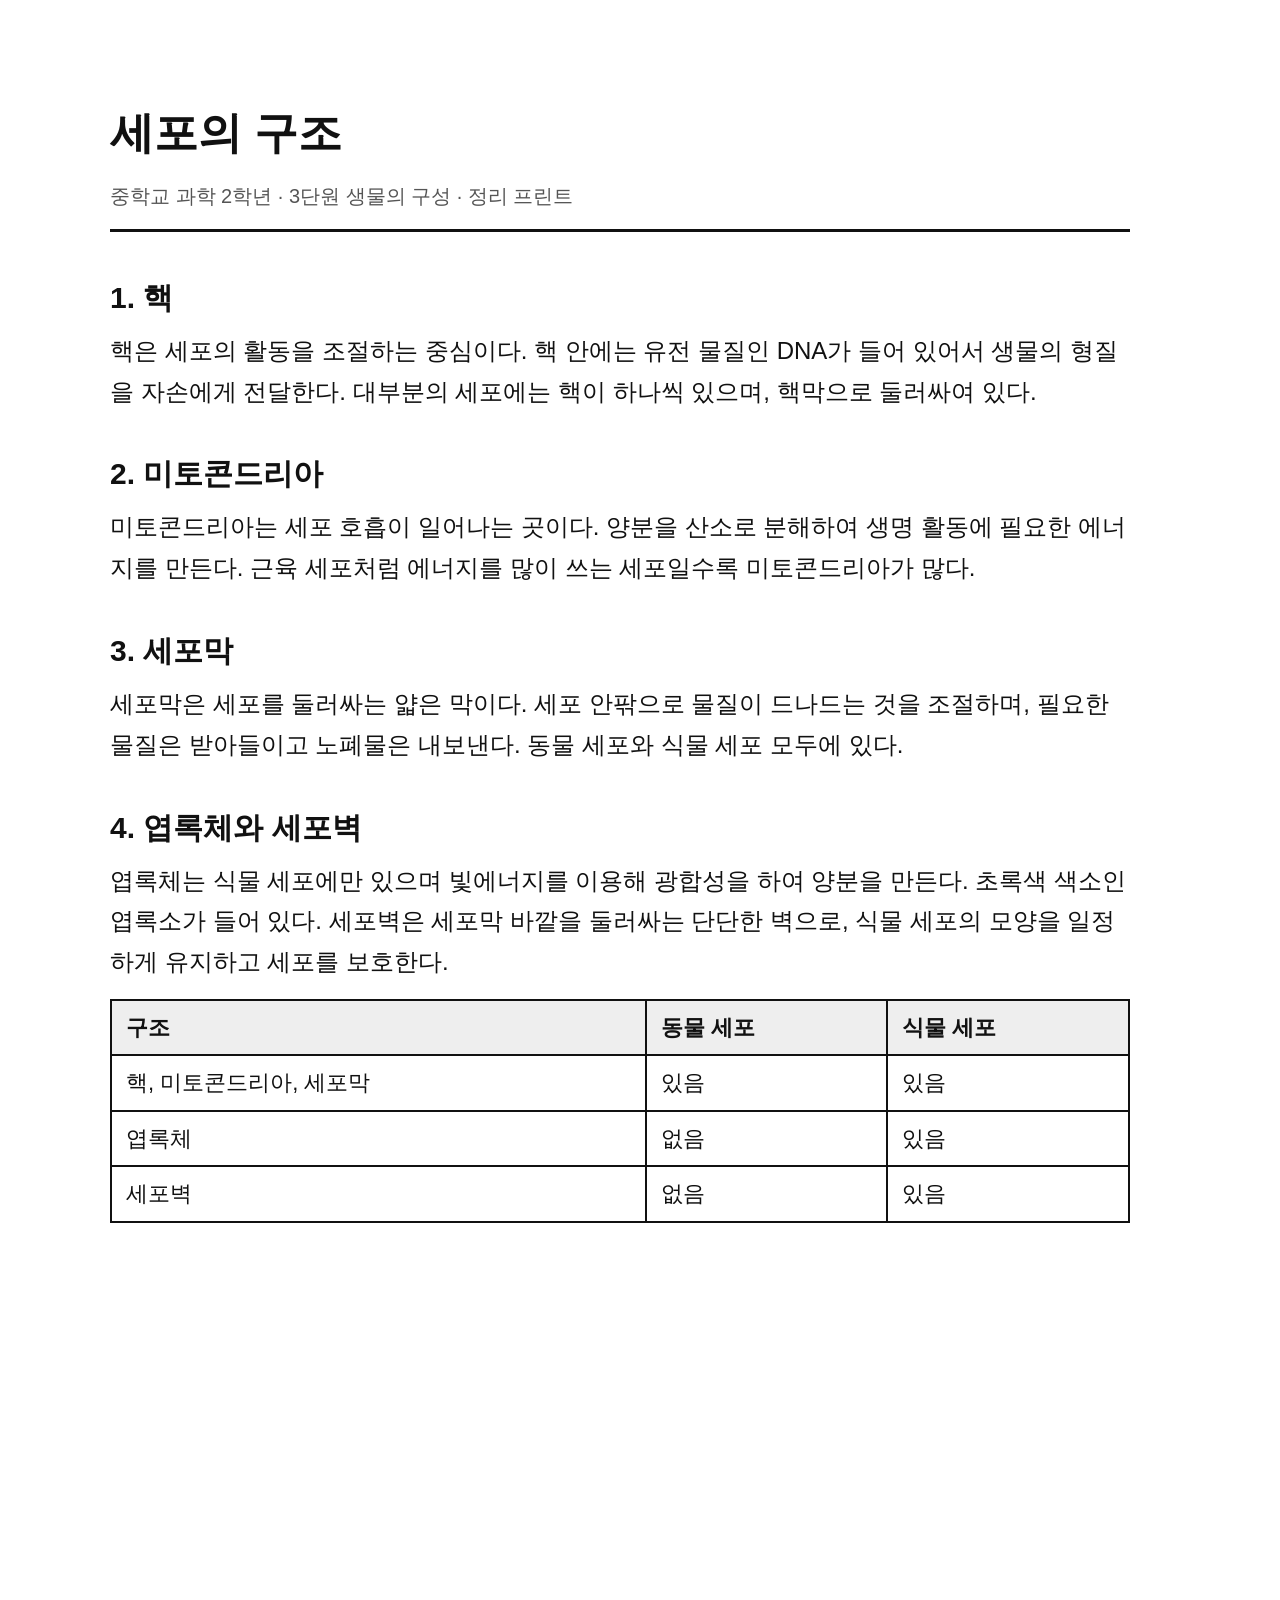
<file: tests/fixtures/handout.html>
<!doctype html>
<html lang="ko">
<head>
<meta charset="utf-8">
<title>세포의 구조</title>
<style>
  body { margin: 0; background: #fff; color: #111; font: 24px/1.7 "Malgun Gothic", "맑은 고딕", sans-serif; }
  .page { width: 1240px; min-height: 1754px; padding: 96px 110px; box-sizing: border-box; }
  h1 { margin: 0 0 8px; font-size: 44px; }
  .meta { margin: 0 0 40px; color: #555; font-size: 20px; border-bottom: 3px solid #111; padding-bottom: 16px; }
  h2 { margin: 36px 0 8px; font-size: 30px; }
  p { margin: 0; }
  table { margin-top: 16px; border-collapse: collapse; width: 100%; font-size: 22px; }
  th, td { border: 2px solid #111; padding: 8px 14px; text-align: left; }
  th { background: #eee; }
</style>
</head>
<body>
<div class="page">
  <h1>세포의 구조</h1>
  <p class="meta">중학교 과학 2학년 · 3단원 생물의 구성 · 정리 프린트</p>

  <h2>1. 핵</h2>
  <p>핵은 세포의 활동을 조절하는 중심이다. 핵 안에는 유전 물질인 DNA가 들어 있어서 생물의 형질을 자손에게 전달한다. 대부분의 세포에는 핵이 하나씩 있으며, 핵막으로 둘러싸여 있다.</p>

  <h2>2. 미토콘드리아</h2>
  <p>미토콘드리아는 세포 호흡이 일어나는 곳이다. 양분을 산소로 분해하여 생명 활동에 필요한 에너지를 만든다. 근육 세포처럼 에너지를 많이 쓰는 세포일수록 미토콘드리아가 많다.</p>

  <h2>3. 세포막</h2>
  <p>세포막은 세포를 둘러싸는 얇은 막이다. 세포 안팎으로 물질이 드나드는 것을 조절하며, 필요한 물질은 받아들이고 노폐물은 내보낸다. 동물 세포와 식물 세포 모두에 있다.</p>

  <h2>4. 엽록체와 세포벽</h2>
  <p>엽록체는 식물 세포에만 있으며 빛에너지를 이용해 광합성을 하여 양분을 만든다. 초록색 색소인 엽록소가 들어 있다. 세포벽은 세포막 바깥을 둘러싸는 단단한 벽으로, 식물 세포의 모양을 일정하게 유지하고 세포를 보호한다.</p>

  <table>
    <tr><th>구조</th><th>동물 세포</th><th>식물 세포</th></tr>
    <tr><td>핵, 미토콘드리아, 세포막</td><td>있음</td><td>있음</td></tr>
    <tr><td>엽록체</td><td>없음</td><td>있음</td></tr>
    <tr><td>세포벽</td><td>없음</td><td>있음</td></tr>
  </table>
</div>
</body>
</html>
</file>
